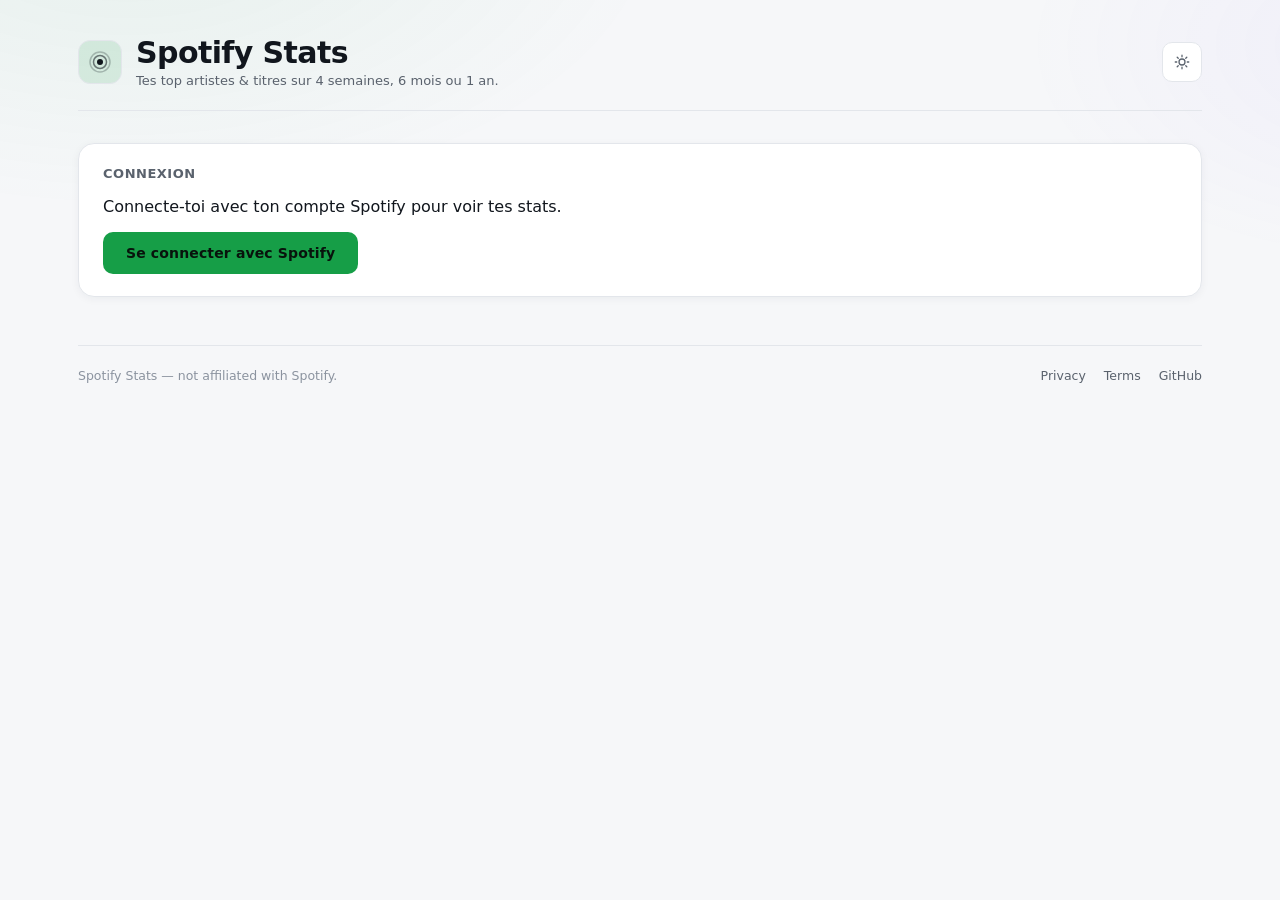
<file: index.html>
<!doctype html>
<html lang="fr" data-theme="dark">
<head>
  <meta charset="utf-8" />
  <meta name="viewport" content="width=device-width, initial-scale=1" />
  <meta name="color-scheme" content="dark light" />
  <meta name="referrer" content="strict-origin-when-cross-origin" />
  <meta http-equiv="Content-Security-Policy" content="default-src 'self'; script-src 'self'; style-src 'self' 'unsafe-inline' https://fonts.googleapis.com; font-src 'self' https://fonts.gstatic.com; img-src 'self' data: blob: https://*.scdn.co https://platform-lookaside.fbsbx.com; connect-src 'self' https://api.spotify.com https://accounts.spotify.com; form-action https://accounts.spotify.com; base-uri 'self'" />
  <title>Spotify Stats</title>
  <link rel="preconnect" href="https://fonts.googleapis.com" />
  <link rel="preconnect" href="https://fonts.gstatic.com" crossorigin />
  <link href="https://fonts.googleapis.com/css2?family=Inter:wght@400;500;600;700&display=swap" rel="stylesheet" />
  <link rel="stylesheet" href="styles.css" />
</head>
<body>
  <main class="wrap">
    <header class="hero">
      <div class="brand">
        <div class="brand-mark" aria-hidden="true">
          <svg width="24" height="24" viewBox="0 0 24 24" fill="none" xmlns="http://www.w3.org/2000/svg">
            <circle cx="12" cy="12" r="10" stroke="currentColor" stroke-opacity="0.25" stroke-width="1.5" />
            <circle cx="12" cy="12" r="6.5" stroke="currentColor" stroke-opacity="0.55" stroke-width="1.5" />
            <circle cx="12" cy="12" r="3" fill="currentColor" />
          </svg>
        </div>
        <div class="brand-text">
          <h1>Spotify Stats</h1>
          <p class="sub">Tes top artistes &amp; titres sur 4 semaines, 6 mois ou 1 an.</p>
        </div>
      </div>
      <div class="hero-actions">
        <a id="user-chip" class="user-chip hidden" target="_blank" rel="noopener noreferrer" title="Ouvrir mon profil Spotify">
          <span id="user-avatar" class="user-avatar" aria-hidden="true"></span>
          <span id="user-name" class="user-name"></span>
        </a>
        <button id="theme-toggle" class="icon-btn theme-toggle" aria-label="Changer de thème" title="Changer de thème">
          <svg class="icon-moon" viewBox="0 0 24 24" fill="none" xmlns="http://www.w3.org/2000/svg">
            <path d="M20 14.5A8 8 0 0 1 9.5 4 8 8 0 1 0 20 14.5Z" stroke="currentColor" stroke-width="1.7" stroke-linecap="round" stroke-linejoin="round" />
          </svg>
          <svg class="icon-sun" viewBox="0 0 24 24" fill="none" xmlns="http://www.w3.org/2000/svg">
            <circle cx="12" cy="12" r="4" stroke="currentColor" stroke-width="1.7" />
            <path d="M12 3v2M12 19v2M3 12h2M19 12h2M5.6 5.6l1.4 1.4M17 17l1.4 1.4M5.6 18.4 7 17M17 7l1.4-1.4" stroke="currentColor" stroke-width="1.7" stroke-linecap="round" />
          </svg>
        </button>
      </div>
    </header>

    <section id="not-configured" class="card hidden">
      <h2>Configuration requise</h2>
      <p>L'app n'a pas encore de <code>CLIENT_ID</code> Spotify. Édite <code>config.js</code> et colles-y le Client ID de ton app depuis <a href="https://developer.spotify.com/dashboard" target="_blank" rel="noopener">developer.spotify.com/dashboard</a>.</p>
      <p>N'oublie pas d'ajouter <code data-redirect-uri></code> aux Redirect URIs de ton app Spotify.</p>

      <div class="config-or" aria-hidden="true"><span>OU</span></div>

      <p class="config-fallback-intro">Colle ton Client ID directement ici — stocké uniquement dans ton navigateur :</p>
      <form id="manual-config-form" class="manual-config" novalidate>
        <input id="manual-client-id" type="text" placeholder="32 caractères alphanumériques" autocomplete="off" spellcheck="false" maxlength="32" required />
        <button type="submit" class="primary">Valider</button>
      </form>
      <p id="manual-config-error" class="manual-config-error hidden"></p>
    </section>

    <section id="login" class="card hidden">
      <h2>Connexion</h2>
      <p>Connecte-toi avec ton compte Spotify pour voir tes stats.</p>
      <button id="login-btn" class="primary">Se connecter avec Spotify</button>
    </section>

    <section id="app" class="hidden">
      <section id="now-playing" class="now-playing hidden" aria-live="polite">
        <div class="np-art" id="np-art"></div>
        <div class="np-meta">
          <div class="np-label">
            <span class="np-bars" aria-hidden="true"><i></i><i></i><i></i></span>
            En cours d'écoute
          </div>
          <div class="np-title" id="np-title"></div>
          <div class="np-artist" id="np-artist"></div>
          <div class="np-progress"><span id="np-progress-fill"></span></div>
        </div>
      </section>

      <div class="search-wrap">
        <label class="search-bar" for="search-input">
          <svg class="search-icon" viewBox="0 0 24 24" fill="none" aria-hidden="true">
            <circle cx="11" cy="11" r="7" stroke="currentColor" stroke-width="1.7" />
            <path d="m20 20-3.5-3.5" stroke="currentColor" stroke-width="1.7" stroke-linecap="round" />
          </svg>
          <input id="search-input" type="search" placeholder="Cherche un artiste, un album, un titre…" autocomplete="off" spellcheck="false" />
          <button id="search-clear" class="search-clear hidden" type="button" aria-label="Effacer">×</button>
        </label>
        <div id="search-results" class="search-results hidden" role="listbox"></div>
      </div>

      <div class="tabs-row">
        <div class="tabs" role="tablist">
          <button class="tab active" data-range="short_term" role="tab">4 semaines</button>
          <button class="tab" data-range="medium_term" role="tab">6 mois</button>
          <button class="tab" data-range="long_term" role="tab">1 an</button>
        </div>
        <button id="export-image" class="ghost small" type="button">Exporter en image</button>
      </div>

      <div class="cols">
        <section class="card col">
          <h2>Top artistes</h2>
          <ol id="artists" class="list condensed"></ol>
          <button class="ghost small list-expand hidden" data-target="artists" type="button">Voir tout</button>
        </section>
        <section class="card col">
          <div class="card-head">
            <h2>Top titres</h2>
            <button id="save-playlist" class="ghost small" type="button">Sauvegarder en playlist</button>
          </div>
          <p id="playlist-status" class="playlist-status hidden"></p>
          <ol id="tracks" class="list condensed"></ol>
          <button class="ghost small list-expand hidden" data-target="tracks" type="button">Voir tout</button>
        </section>
      </div>

      <section class="card">
        <h2>Top genres</h2>
        <ol id="genres" class="genre-list"></ol>
      </section>

      <section class="card evo" id="evolution">
        <div class="card-head">
          <h2>Évolution</h2>
          <span id="evo-status" class="evo-status">Chargement…</span>
        </div>
        <p class="evo-intro">Comparaison entre tes 4 dernières semaines, 6 derniers mois et 1 dernière année.</p>

        <div class="evo-block">
          <h3>Artistes</h3>
          <div class="evo-cols">
            <div class="evo-col">
              <div class="evo-label evo-discoveries">Découvertes</div>
              <p class="evo-hint">Présents dans tes 4 semaines mais pas dans ton année.</p>
              <ol id="evo-artists-discoveries" class="evo-list"></ol>
            </div>
            <div class="evo-col">
              <div class="evo-label evo-constants">Constants</div>
              <p class="evo-hint">Présents dans tes 3 périodes — tes piliers.</p>
              <ol id="evo-artists-constants" class="evo-list"></ol>
            </div>
            <div class="evo-col">
              <div class="evo-label evo-gone">Sortis du top</div>
              <p class="evo-hint">Étaient dans ton année mais plus dans tes 4 semaines.</p>
              <ol id="evo-artists-gone" class="evo-list"></ol>
            </div>
          </div>
        </div>

        <div class="evo-block">
          <h3>Titres</h3>
          <div class="evo-cols">
            <div class="evo-col">
              <div class="evo-label evo-discoveries">Découvertes</div>
              <p class="evo-hint">Apparus dans tes 4 semaines, absents de ton année.</p>
              <ol id="evo-tracks-discoveries" class="evo-list"></ol>
            </div>
            <div class="evo-col">
              <div class="evo-label evo-constants">Constants</div>
              <p class="evo-hint">Présents dans tes 3 périodes.</p>
              <ol id="evo-tracks-constants" class="evo-list"></ol>
            </div>
            <div class="evo-col">
              <div class="evo-label evo-gone">Sortis du top</div>
              <p class="evo-hint">Étaient dans ton année, plus dans tes 4 semaines.</p>
              <ol id="evo-tracks-gone" class="evo-list"></ol>
            </div>
          </div>
        </div>
      </section>

      <section class="card">
        <h2>Récemment écoutés</h2>
        <ol id="recents" class="list recents"></ol>
      </section>

      <footer class="foot">
        <button id="logout" class="ghost">Déconnexion</button>
      </footer>
    </section>

    <div id="error" class="error hidden"></div>

    <div id="detail-modal" class="modal hidden" role="dialog" aria-modal="true" aria-labelledby="modal-title">
      <div class="modal-backdrop" data-modal-close></div>
      <div class="modal-content" role="document">
        <button class="modal-close" data-modal-close type="button" aria-label="Fermer">×</button>
        <div id="modal-body"></div>
      </div>
    </div>

    <footer class="page-foot">
      <span>Spotify Stats — not affiliated with Spotify.</span>
      <nav>
        <a href="./privacy.html">Privacy</a>
        <a href="./terms.html">Terms</a>
        <a href="https://github.com/SamyNikaia/spotify-stats" target="_blank" rel="noopener">GitHub</a>
      </nav>
    </footer>
  </main>

  <script src="config.js"></script>
  <script src="app.js"></script>
</body>
</html>
</file>
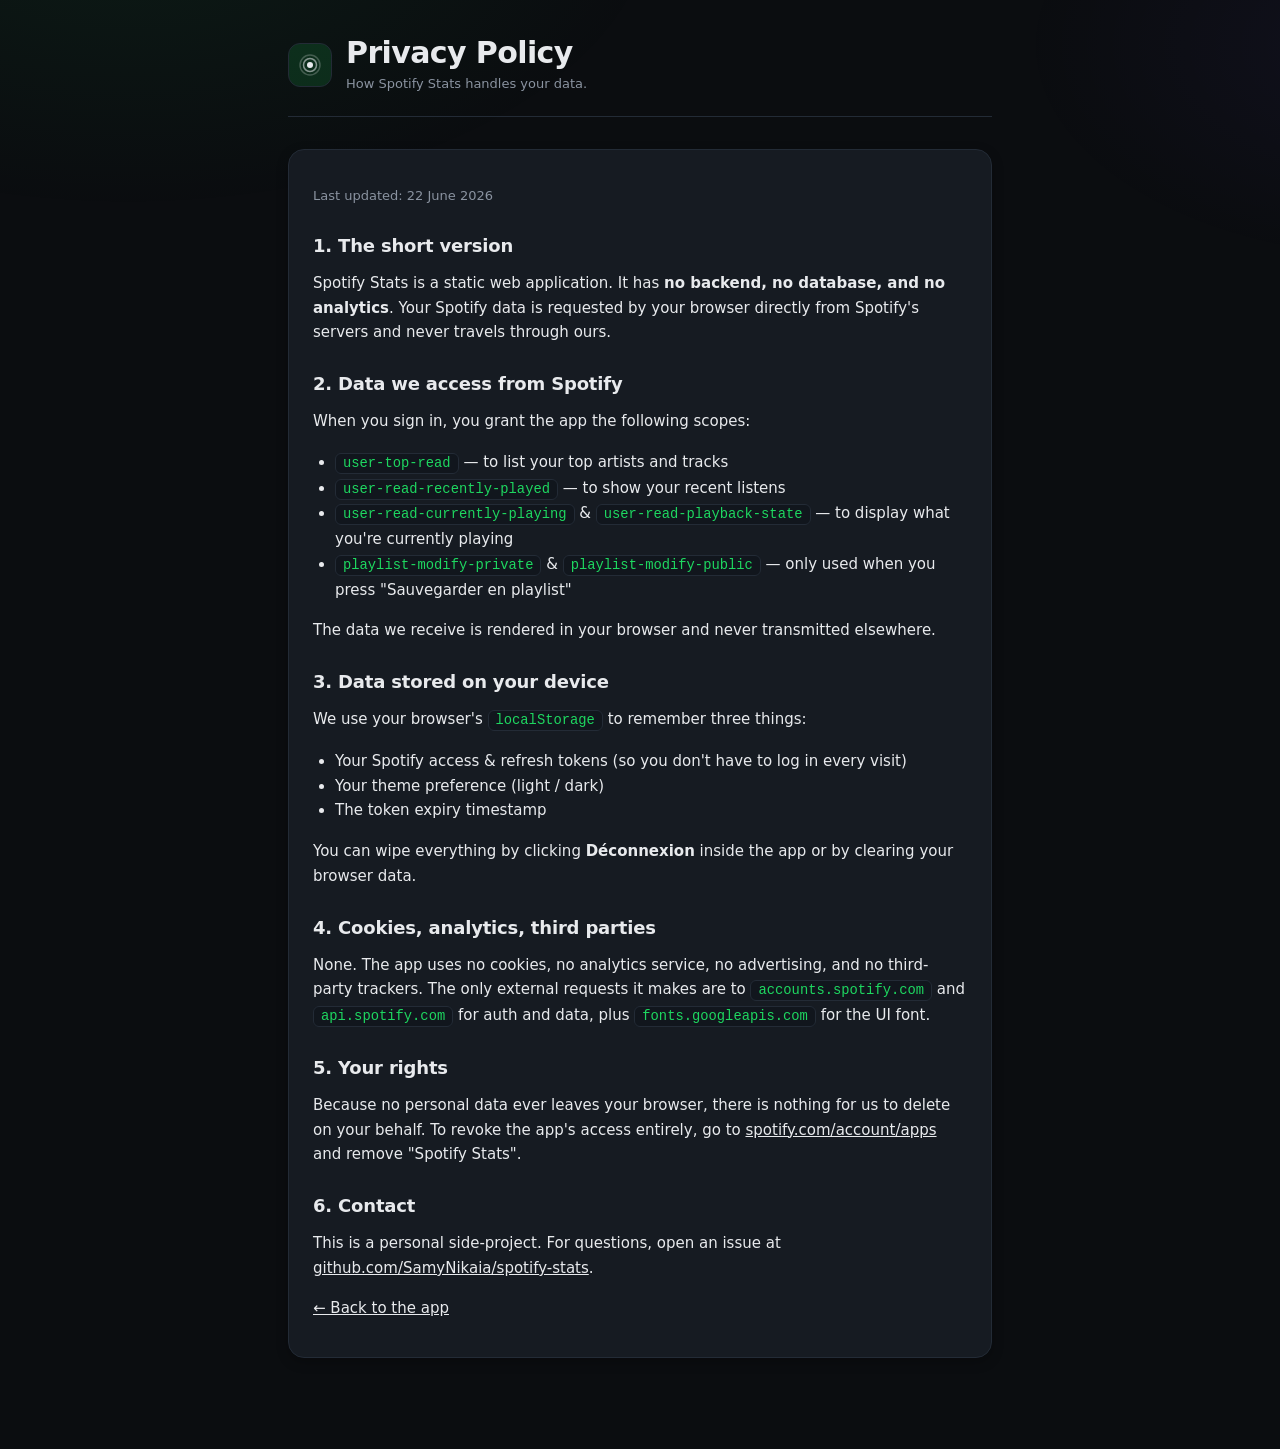
<file: privacy.html>
<!doctype html>
<html lang="en" data-theme="dark">
<head>
  <meta charset="utf-8" />
  <meta name="viewport" content="width=device-width, initial-scale=1" />
  <meta name="color-scheme" content="dark light" />
  <meta name="referrer" content="strict-origin-when-cross-origin" />
  <meta http-equiv="Content-Security-Policy" content="default-src 'self'; script-src 'self'; style-src 'self' 'unsafe-inline' https://fonts.googleapis.com; font-src 'self' https://fonts.gstatic.com; img-src 'self' data:; connect-src 'self'; base-uri 'self'" />
  <title>Privacy Policy — Spotify Stats</title>
  <link rel="preconnect" href="https://fonts.googleapis.com" />
  <link rel="preconnect" href="https://fonts.gstatic.com" crossorigin />
  <link href="https://fonts.googleapis.com/css2?family=Inter:wght@400;500;600;700&display=swap" rel="stylesheet" />
  <link rel="stylesheet" href="styles.css" />
  <style>
    .legal { max-width: 760px; }
    .legal p, .legal li { font-size: 15px; line-height: 1.65; color: var(--fg); }
    .legal h2 { text-transform: none; font-size: 18px; color: var(--fg); letter-spacing: -0.01em; margin-top: 28px; }
    .legal .meta { color: var(--fg-dim); font-size: 13px; }
    .legal ul { padding-left: 22px; }
  </style>
</head>
<body>
  <main class="wrap legal">
    <header class="hero">
      <div class="brand">
        <div class="brand-mark" aria-hidden="true">
          <svg width="24" height="24" viewBox="0 0 24 24" fill="none">
            <circle cx="12" cy="12" r="10" stroke="currentColor" stroke-opacity="0.25" stroke-width="1.5" />
            <circle cx="12" cy="12" r="6.5" stroke="currentColor" stroke-opacity="0.55" stroke-width="1.5" />
            <circle cx="12" cy="12" r="3" fill="currentColor" />
          </svg>
        </div>
        <div class="brand-text">
          <h1>Privacy Policy</h1>
          <p class="sub">How Spotify Stats handles your data.</p>
        </div>
      </div>
    </header>

    <section class="card">
      <p class="meta">Last updated: 22 June 2026</p>

      <h2>1. The short version</h2>
      <p>Spotify Stats is a static web application. It has <strong>no backend, no database, and no analytics</strong>. Your Spotify data is requested by your browser directly from Spotify's servers and never travels through ours.</p>

      <h2>2. Data we access from Spotify</h2>
      <p>When you sign in, you grant the app the following scopes:</p>
      <ul>
        <li><code>user-top-read</code> — to list your top artists and tracks</li>
        <li><code>user-read-recently-played</code> — to show your recent listens</li>
        <li><code>user-read-currently-playing</code> &amp; <code>user-read-playback-state</code> — to display what you're currently playing</li>
        <li><code>playlist-modify-private</code> &amp; <code>playlist-modify-public</code> — only used when you press "Sauvegarder en playlist"</li>
      </ul>
      <p>The data we receive is rendered in your browser and never transmitted elsewhere.</p>

      <h2>3. Data stored on your device</h2>
      <p>We use your browser's <code>localStorage</code> to remember three things:</p>
      <ul>
        <li>Your Spotify access &amp; refresh tokens (so you don't have to log in every visit)</li>
        <li>Your theme preference (light / dark)</li>
        <li>The token expiry timestamp</li>
      </ul>
      <p>You can wipe everything by clicking <strong>Déconnexion</strong> inside the app or by clearing your browser data.</p>

      <h2>4. Cookies, analytics, third parties</h2>
      <p>None. The app uses no cookies, no analytics service, no advertising, and no third-party trackers. The only external requests it makes are to <code>accounts.spotify.com</code> and <code>api.spotify.com</code> for auth and data, plus <code>fonts.googleapis.com</code> for the UI font.</p>

      <h2>5. Your rights</h2>
      <p>Because no personal data ever leaves your browser, there is nothing for us to delete on your behalf. To revoke the app's access entirely, go to <a href="https://www.spotify.com/account/apps/" target="_blank" rel="noopener">spotify.com/account/apps</a> and remove "Spotify Stats".</p>

      <h2>6. Contact</h2>
      <p>This is a personal side-project. For questions, open an issue at <a href="https://github.com/SamyNikaia/spotify-stats/issues" target="_blank" rel="noopener">github.com/SamyNikaia/spotify-stats</a>.</p>

      <p><a href="./">← Back to the app</a></p>
    </section>
  </main>
</body>
</html>
</file>
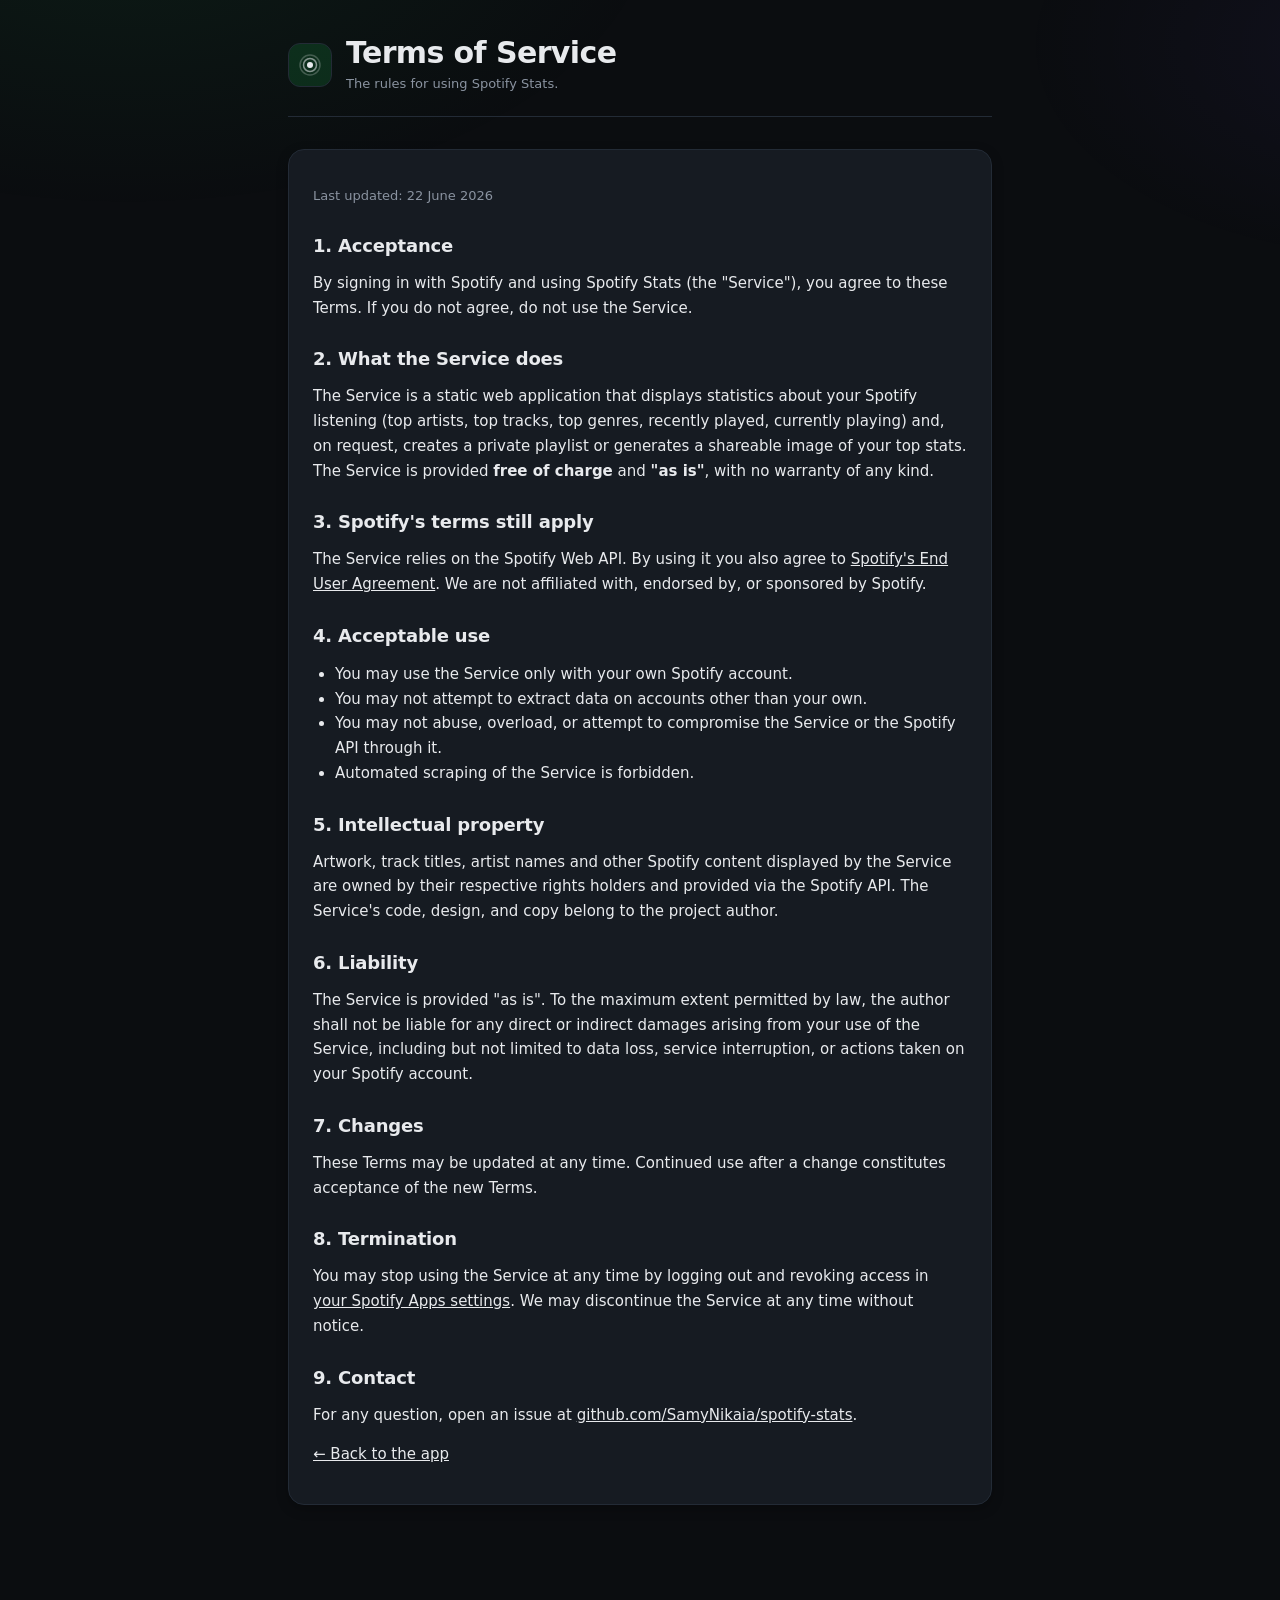
<file: terms.html>
<!doctype html>
<html lang="en" data-theme="dark">
<head>
  <meta charset="utf-8" />
  <meta name="viewport" content="width=device-width, initial-scale=1" />
  <meta name="color-scheme" content="dark light" />
  <meta name="referrer" content="strict-origin-when-cross-origin" />
  <meta http-equiv="Content-Security-Policy" content="default-src 'self'; script-src 'self'; style-src 'self' 'unsafe-inline' https://fonts.googleapis.com; font-src 'self' https://fonts.gstatic.com; img-src 'self' data:; connect-src 'self'; base-uri 'self'" />
  <title>Terms of Service — Spotify Stats</title>
  <link rel="preconnect" href="https://fonts.googleapis.com" />
  <link rel="preconnect" href="https://fonts.gstatic.com" crossorigin />
  <link href="https://fonts.googleapis.com/css2?family=Inter:wght@400;500;600;700&display=swap" rel="stylesheet" />
  <link rel="stylesheet" href="styles.css" />
  <style>
    .legal { max-width: 760px; }
    .legal p, .legal li { font-size: 15px; line-height: 1.65; color: var(--fg); }
    .legal h2 { text-transform: none; font-size: 18px; color: var(--fg); letter-spacing: -0.01em; margin-top: 28px; }
    .legal .meta { color: var(--fg-dim); font-size: 13px; }
    .legal ul { padding-left: 22px; }
  </style>
</head>
<body>
  <main class="wrap legal">
    <header class="hero">
      <div class="brand">
        <div class="brand-mark" aria-hidden="true">
          <svg width="24" height="24" viewBox="0 0 24 24" fill="none">
            <circle cx="12" cy="12" r="10" stroke="currentColor" stroke-opacity="0.25" stroke-width="1.5" />
            <circle cx="12" cy="12" r="6.5" stroke="currentColor" stroke-opacity="0.55" stroke-width="1.5" />
            <circle cx="12" cy="12" r="3" fill="currentColor" />
          </svg>
        </div>
        <div class="brand-text">
          <h1>Terms of Service</h1>
          <p class="sub">The rules for using Spotify Stats.</p>
        </div>
      </div>
    </header>

    <section class="card">
      <p class="meta">Last updated: 22 June 2026</p>

      <h2>1. Acceptance</h2>
      <p>By signing in with Spotify and using Spotify Stats (the "Service"), you agree to these Terms. If you do not agree, do not use the Service.</p>

      <h2>2. What the Service does</h2>
      <p>The Service is a static web application that displays statistics about your Spotify listening (top artists, top tracks, top genres, recently played, currently playing) and, on request, creates a private playlist or generates a shareable image of your top stats. The Service is provided <strong>free of charge</strong> and <strong>"as is"</strong>, with no warranty of any kind.</p>

      <h2>3. Spotify's terms still apply</h2>
      <p>The Service relies on the Spotify Web API. By using it you also agree to <a href="https://www.spotify.com/legal/end-user-agreement/" target="_blank" rel="noopener">Spotify's End User Agreement</a>. We are not affiliated with, endorsed by, or sponsored by Spotify.</p>

      <h2>4. Acceptable use</h2>
      <ul>
        <li>You may use the Service only with your own Spotify account.</li>
        <li>You may not attempt to extract data on accounts other than your own.</li>
        <li>You may not abuse, overload, or attempt to compromise the Service or the Spotify API through it.</li>
        <li>Automated scraping of the Service is forbidden.</li>
      </ul>

      <h2>5. Intellectual property</h2>
      <p>Artwork, track titles, artist names and other Spotify content displayed by the Service are owned by their respective rights holders and provided via the Spotify API. The Service's code, design, and copy belong to the project author.</p>

      <h2>6. Liability</h2>
      <p>The Service is provided "as is". To the maximum extent permitted by law, the author shall not be liable for any direct or indirect damages arising from your use of the Service, including but not limited to data loss, service interruption, or actions taken on your Spotify account.</p>

      <h2>7. Changes</h2>
      <p>These Terms may be updated at any time. Continued use after a change constitutes acceptance of the new Terms.</p>

      <h2>8. Termination</h2>
      <p>You may stop using the Service at any time by logging out and revoking access in <a href="https://www.spotify.com/account/apps/" target="_blank" rel="noopener">your Spotify Apps settings</a>. We may discontinue the Service at any time without notice.</p>

      <h2>9. Contact</h2>
      <p>For any question, open an issue at <a href="https://github.com/SamyNikaia/spotify-stats/issues" target="_blank" rel="noopener">github.com/SamyNikaia/spotify-stats</a>.</p>

      <p><a href="./">← Back to the app</a></p>
    </section>
  </main>
</body>
</html>
</file>
<file: styles.css>
/* ============================================================
   Spotify Stats — Système visuel
   Deux thèmes (dark + light) pilotés par des CSS custom properties
   et l'attribut [data-theme] sur <html>.
   ============================================================ */

:root,
:root[data-theme="dark"] {
  --bg: #0b0d10;
  --bg-elev: #14171c;
  --bg-card: #161b22;
  --bg-row: #11161d;
  --bg-row-hover: #1a2230;
  --border: #232b36;
  --border-strong: #2e3742;
  --fg: #e8eaed;
  --fg-dim: #8a93a0;
  --fg-muted: #5b6573;
  --accent: #1ed760;
  --accent-soft: rgba(30, 215, 96, 0.14);
  --accent-strong: #1bbf52;
  --warn: #ff7a59;
  --shadow: 0 12px 32px rgba(0, 0, 0, 0.4);
  --shadow-soft: 0 4px 12px rgba(0, 0, 0, 0.25);
  --bg-glow-1: radial-gradient(900px 500px at 10% -10%, rgba(30, 215, 96, 0.07) 0%, transparent 60%);
  --bg-glow-2: radial-gradient(700px 400px at 110% 5%, rgba(120, 80, 255, 0.06) 0%, transparent 55%);
}

:root[data-theme="light"] {
  --bg: #f6f7f9;
  --bg-elev: #ffffff;
  --bg-card: #ffffff;
  --bg-row: #f3f5f8;
  --bg-row-hover: #eaeef3;
  --border: #e3e6eb;
  --border-strong: #cbd1da;
  --fg: #11161d;
  --fg-dim: #5a626d;
  --fg-muted: #8b939f;
  --accent: #169e47;
  --accent-soft: rgba(22, 158, 71, 0.12);
  --accent-strong: #128539;
  --warn: #d94e2f;
  --shadow: 0 18px 40px rgba(20, 30, 50, 0.08);
  --shadow-soft: 0 2px 8px rgba(20, 30, 50, 0.05);
  --bg-glow-1: radial-gradient(900px 500px at 10% -10%, rgba(22, 158, 71, 0.07) 0%, transparent 60%);
  --bg-glow-2: radial-gradient(700px 400px at 110% 5%, rgba(120, 80, 255, 0.05) 0%, transparent 55%);
}

/* ============================================================
   Base
   ============================================================ */
/* Reset minimal + body avec halo de gradient. */
* { box-sizing: border-box; }

html, body {
  margin: 0;
  font-family: "Inter", -apple-system, BlinkMacSystemFont, "Segoe UI", system-ui, sans-serif;
  color: var(--fg);
  background: var(--bg);
  min-height: 100vh;
  -webkit-font-smoothing: antialiased;
  text-rendering: optimizeLegibility;
  transition: background-color 0.25s ease, color 0.25s ease;
}

body::before {
  content: "";
  position: fixed;
  inset: 0;
  background: var(--bg-glow-1), var(--bg-glow-2);
  pointer-events: none;
  z-index: 0;
  transition: opacity 0.25s ease;
}

a { color: inherit; }

button {
  font: inherit;
  cursor: pointer;
}

code {
  font-family: ui-monospace, SFMono-Regular, Menlo, "JetBrains Mono", monospace;
  font-size: 0.92em;
  background: var(--bg-row);
  border: 1px solid var(--border);
  padding: 2px 7px;
  border-radius: 6px;
  color: var(--accent);
}

/* ============================================================
   Layout
   ============================================================ */
.wrap {
  position: relative;
  z-index: 1;
  max-width: 1180px;
  margin: 0 auto;
  padding: 36px 28px 80px;
}

@media (max-width: 640px) {
  .wrap { padding: 24px 18px 60px; }
}

/* ============================================================
   Header
   ============================================================ */
.hero {
  display: flex;
  align-items: center;
  justify-content: space-between;
  gap: 18px;
  margin-bottom: 32px;
  padding-bottom: 22px;
  border-bottom: 1px solid var(--border);
}

.brand {
  display: flex;
  align-items: center;
  gap: 14px;
  min-width: 0;
}

.brand-mark {
  width: 44px;
  height: 44px;
  flex-shrink: 0;
  display: grid;
  place-items: center;
  border-radius: 12px;
  background: var(--accent-soft);
  border: 1px solid var(--border);
}

.brand-mark svg { display: block; }

.brand-text { min-width: 0; }

.brand-text h1 {
  font-size: clamp(22px, 3.4vw, 30px);
  letter-spacing: -0.02em;
  font-weight: 700;
  margin: 0;
  line-height: 1.1;
}

.brand-text .sub {
  margin: 4px 0 0;
  font-size: 13px;
  color: var(--fg-dim);
}

.hero-actions {
  display: flex;
  align-items: center;
  gap: 8px;
  flex-shrink: 0;
}

/* ============================================================
   Theme toggle
   ============================================================ */
.icon-btn {
  width: 40px;
  height: 40px;
  display: grid;
  place-items: center;
  border-radius: 10px;
  border: 1px solid var(--border);
  background: var(--bg-elev);
  color: var(--fg-dim);
  transition: background 0.15s ease, color 0.15s ease, border-color 0.15s ease, transform 0.05s ease;
}

.icon-btn:hover {
  color: var(--fg);
  border-color: var(--border-strong);
  background: var(--bg-row-hover);
}

.icon-btn:active { transform: translateY(1px); }

.icon-btn svg {
  width: 18px;
  height: 18px;
  display: block;
}

.theme-toggle .icon-sun { display: none; }
.theme-toggle .icon-moon { display: block; }
:root[data-theme="light"] .theme-toggle .icon-sun { display: block; }
:root[data-theme="light"] .theme-toggle .icon-moon { display: none; }

/* ============================================================
   Chip utilisateur (avatar + display name) dans le header
   ============================================================ */
.user-chip {
  display: inline-flex;
  align-items: center;
  gap: 8px;
  padding: 5px 12px 5px 5px;
  background: var(--bg-elev);
  border: 1px solid var(--border);
  border-radius: 999px;
  color: var(--fg);
  text-decoration: none;
  font-size: 13px;
  font-weight: 500;
  transition: background 0.15s ease, border-color 0.15s ease;
  max-width: 220px;
}
.user-chip:hover {
  background: var(--bg-row-hover);
  border-color: var(--border-strong);
}

.user-avatar {
  width: 30px;
  height: 30px;
  border-radius: 50%;
  flex-shrink: 0;
  background: linear-gradient(135deg, var(--accent), var(--accent-strong));
  color: #08130c;
  display: grid;
  place-items: center;
  font-weight: 700;
  font-size: 13px;
  letter-spacing: 0.02em;
  background-size: cover;
  background-position: center;
  background-repeat: no-repeat;
  overflow: hidden;
}
.user-avatar.has-image { color: transparent; }

.user-name {
  white-space: nowrap;
  overflow: hidden;
  text-overflow: ellipsis;
  max-width: 140px;
}

@media (max-width: 560px) {
  .user-name { display: none; }
  .user-chip { padding: 5px; }
}

/* ============================================================
   Cards
   ============================================================ */
.card {
  background: var(--bg-card);
  border: 1px solid var(--border);
  border-radius: 16px;
  padding: 22px 24px;
  box-shadow: var(--shadow-soft);
  margin-bottom: 18px;
}

.card h2 {
  margin: 0 0 14px;
  font-size: 13px;
  font-weight: 600;
  letter-spacing: 0.04em;
  text-transform: uppercase;
  color: var(--fg-dim);
}

.card-head {
  display: flex;
  align-items: center;
  justify-content: space-between;
  gap: 12px;
  margin-bottom: 12px;
}
.card-head h2 { margin: 0; }

button.ghost.small {
  padding: 7px 12px;
  font-size: 12.5px;
  border-radius: 8px;
}

.playlist-status {
  margin: 0 0 12px;
  padding: 10px 12px;
  background: var(--accent-soft);
  border: 1px solid var(--border);
  border-radius: 10px;
  color: var(--fg);
  font-size: 13px;
}
.playlist-status.error {
  background: rgba(255, 122, 89, 0.08);
  border-color: rgba(255, 122, 89, 0.4);
  color: var(--warn);
}
.playlist-status a {
  color: var(--accent);
  font-weight: 600;
  text-decoration: none;
}
.playlist-status a:hover { text-decoration: underline; }

.hidden { display: none !important; }

/* ============================================================
   Forms / buttons
   ============================================================ */
button.primary {
  background: var(--accent);
  color: #08130c;
  border: 1px solid transparent;
  border-radius: 10px;
  padding: 12px 22px;
  font-weight: 600;
  font-size: 14px;
  letter-spacing: 0.01em;
  transition: background 0.15s ease, transform 0.05s ease;
}
button.primary:hover { background: var(--accent-strong); color: #fff; }
button.primary:active { transform: translateY(1px); }

button.ghost {
  background: transparent;
  color: var(--fg-dim);
  border: 1px solid var(--border);
  border-radius: 10px;
  padding: 10px 16px;
  font-size: 13px;
  font-weight: 500;
  transition: background 0.15s ease, color 0.15s ease, border-color 0.15s ease;
}
button.ghost:hover {
  color: var(--fg);
  border-color: var(--border-strong);
  background: var(--bg-row-hover);
}

/* ============================================================
   Tabs
   ============================================================ */
.tabs-row {
  display: flex;
  align-items: center;
  justify-content: space-between;
  gap: 12px;
  flex-wrap: wrap;
  margin: 6px 0 20px;
}

.tabs {
  display: inline-flex;
  background: var(--bg-elev);
  border: 1px solid var(--border);
  padding: 4px;
  border-radius: 12px;
}

.tab {
  background: transparent;
  color: var(--fg-dim);
  padding: 9px 18px;
  border: 1px solid transparent;
  border-radius: 9px;
  font-weight: 500;
  font-size: 13.5px;
  transition: background 0.15s ease, color 0.15s ease;
}
.tab:hover { color: var(--fg); }
.tab.active {
  background: var(--accent);
  color: #08130c;
}

/* ============================================================
   Columns
   ============================================================ */
.cols {
  display: grid;
  grid-template-columns: repeat(auto-fit, minmax(340px, 1fr));
  gap: 18px;
}

/* ============================================================
   Lignes des listes (artistes / titres / récents)
   ============================================================ */
/* En mode condensé, seules les 10 premières lignes sont visibles.
   Le bouton .list-expand toggle cette classe. */
.list.condensed > .row:nth-child(n+11) {
  display: none;
}

.list-expand {
  display: block;
  margin: 14px auto 0;
  min-width: 160px;
}

.list {
  list-style: none;
  padding: 0;
  margin: 0;
  display: flex;
  flex-direction: column;
  gap: 8px;
}

.row {
  display: flex;
  align-items: center;
  gap: 12px;
  padding: 10px 12px;
  border-radius: 12px;
  background: var(--bg-row);
  border: 1px solid transparent;
  transition: border-color 0.15s ease, background 0.15s ease, transform 0.08s ease;
}
.row:hover {
  border-color: var(--border-strong);
  background: var(--bg-row-hover);
}

.row .rank {
  width: 28px;
  flex-shrink: 0;
  text-align: right;
  color: var(--fg-muted);
  font-variant-numeric: tabular-nums;
  font-size: 13px;
  font-weight: 500;
}

.row img {
  width: 46px;
  height: 46px;
  border-radius: 8px;
  object-fit: cover;
  background: var(--bg-row-hover);
  flex-shrink: 0;
}

.row .meta {
  min-width: 0;
  flex: 1;
}
.row .title {
  font-weight: 600;
  font-size: 14px;
  white-space: nowrap;
  overflow: hidden;
  text-overflow: ellipsis;
}
.row .artist {
  color: var(--fg-dim);
  font-size: 13px;
  white-space: nowrap;
  overflow: hidden;
  text-overflow: ellipsis;
  margin-top: 1px;
}

.row a { text-decoration: none; color: inherit; }
.row a:hover .title { color: var(--accent); }

/* ============================================================
   Footer
   ============================================================ */
.foot {
  margin-top: 26px;
  display: flex;
  justify-content: space-between;
  align-items: center;
  gap: 12px;
  color: var(--fg-dim);
  font-size: 13px;
}

.user-tag {
  display: inline-flex;
  align-items: center;
  gap: 8px;
  padding: 6px 12px;
  background: var(--bg-elev);
  border: 1px solid var(--border);
  border-radius: 999px;
  font-size: 12.5px;
}
.user-tag::before {
  content: "";
  width: 7px;
  height: 7px;
  border-radius: 50%;
  background: var(--accent);
  box-shadow: 0 0 8px var(--accent);
}

/* ============================================================
   Error
   ============================================================ */
.error {
  margin-top: 20px;
  padding: 14px 16px;
  background: rgba(255, 122, 89, 0.08);
  border: 1px solid rgba(255, 122, 89, 0.4);
  border-radius: 12px;
  color: var(--warn);
  font-size: 13.5px;
}

/* ============================================================
   Skeleton loader
   ============================================================ */
.skeleton {
  height: 66px;
  border-radius: 12px;
  background: linear-gradient(90deg, var(--bg-row) 0%, var(--bg-row-hover) 50%, var(--bg-row) 100%);
  background-size: 200% 100%;
  animation: shimmer 1.4s infinite linear;
}
@keyframes shimmer {
  0% { background-position: 200% 0; }
  100% { background-position: -200% 0; }
}

/* ============================================================
   Fallback UI sur l'écran "Configuration requise"
   ============================================================ */
.config-or {
  display: flex;
  align-items: center;
  gap: 12px;
  color: var(--fg-muted);
  font-size: 12px;
  letter-spacing: 0.1em;
  margin: 22px 0 14px;
}
.config-or::before,
.config-or::after {
  content: "";
  flex: 1;
  height: 1px;
  background: var(--border);
}

.config-fallback-intro {
  color: var(--fg-dim);
  font-size: 13.5px;
  margin: 0 0 10px;
}

.manual-config {
  display: flex;
  gap: 10px;
  flex-wrap: wrap;
}
.manual-config input {
  flex: 1;
  min-width: 240px;
  background: var(--bg-elev);
  border: 1px solid var(--border);
  border-radius: 10px;
  color: var(--fg);
  font: inherit;
  font-family: ui-monospace, SFMono-Regular, Menlo, monospace;
  font-size: 13px;
  padding: 11px 14px;
  outline: none;
  transition: border-color 0.15s ease, box-shadow 0.15s ease;
}
.manual-config input:focus {
  border-color: var(--accent);
  box-shadow: 0 0 0 3px var(--accent-soft);
}

.manual-config-error {
  margin: 10px 0 0;
  padding: 10px 12px;
  background: rgba(255, 95, 109, 0.08);
  border: 1px solid rgba(255, 95, 109, 0.35);
  border-radius: 8px;
  color: #ff8a96;
  font-size: 13px;
}

/* ============================================================
   Section Évolution (comparaison entre les 3 périodes)
   ============================================================ */
.evo .card-head {
  display: flex;
  align-items: baseline;
  justify-content: space-between;
  margin-bottom: 4px;
}
.evo-status {
  font-size: 12px;
  color: var(--fg-muted);
  letter-spacing: 0.02em;
}
.evo-intro {
  color: var(--fg-dim);
  font-size: 13.5px;
  margin: 0 0 22px;
}

.evo-block {
  margin-top: 14px;
}
.evo-block h3 {
  font-size: 12.5px;
  font-weight: 600;
  text-transform: uppercase;
  letter-spacing: 0.06em;
  color: var(--fg-dim);
  margin: 0 0 14px;
}

.evo-cols {
  display: grid;
  grid-template-columns: repeat(3, 1fr);
  gap: 16px;
}
@media (max-width: 880px) {
  .evo-cols { grid-template-columns: 1fr; }
}

.evo-col {
  background: var(--bg-elev);
  border: 1px solid var(--border);
  border-radius: 12px;
  padding: 14px;
  min-width: 0;
}

.evo-label {
  display: inline-flex;
  align-items: center;
  gap: 6px;
  font-size: 12.5px;
  font-weight: 600;
  letter-spacing: 0.02em;
  padding: 4px 10px;
  border-radius: 999px;
  margin-bottom: 8px;
}
.evo-label::before {
  content: "";
  width: 6px;
  height: 6px;
  border-radius: 50%;
}
.evo-discoveries {
  color: var(--accent);
  background: var(--accent-soft);
}
.evo-discoveries::before { background: var(--accent); }
.evo-constants {
  color: #c9a86a;
  background: rgba(201, 168, 106, 0.12);
}
.evo-constants::before { background: #c9a86a; }
.evo-gone {
  color: #ff8a96;
  background: rgba(255, 138, 150, 0.12);
}
.evo-gone::before { background: #ff8a96; }

.evo-hint {
  color: var(--fg-muted);
  font-size: 12px;
  margin: 0 0 12px;
  line-height: 1.5;
}

.evo-list {
  list-style: none;
  padding: 0;
  margin: 0;
  display: flex;
  flex-direction: column;
  gap: 6px;
}
.evo-item {
  display: flex;
  align-items: center;
  gap: 10px;
  padding: 6px 8px;
  border-radius: 8px;
  background: transparent;
  border: 1px solid transparent;
  cursor: pointer;
  text-align: left;
  color: var(--fg);
  width: 100%;
  font: inherit;
  transition: background 0.12s ease, border-color 0.12s ease;
}
.evo-item:hover, .evo-item:focus-visible {
  background: var(--bg-row-hover);
  border-color: var(--border);
  outline: none;
}
.evo-item img,
.evo-item .ph {
  width: 28px;
  height: 28px;
  border-radius: 6px;
  flex-shrink: 0;
  object-fit: cover;
  background: var(--bg-row);
}
.evo-item.kind-artist img,
.evo-item.kind-artist .ph { border-radius: 50%; }
.evo-item .evo-name {
  font-size: 13.5px;
  font-weight: 500;
  white-space: nowrap;
  overflow: hidden;
  text-overflow: ellipsis;
  min-width: 0;
  flex: 1;
}
.evo-item .evo-sub {
  font-size: 11.5px;
  color: var(--fg-muted);
  flex-shrink: 0;
}
.evo-empty {
  color: var(--fg-muted);
  font-size: 12.5px;
  padding: 6px 8px;
  font-style: italic;
}

/* ============================================================
   Barre de recherche + résultats
   ============================================================ */
.search-wrap {
  position: relative;
  margin: 0 0 18px;
}

.search-bar {
  display: flex;
  align-items: center;
  gap: 10px;
  padding: 12px 14px;
  background: var(--bg-card);
  border: 1px solid var(--border);
  border-radius: 14px;
  transition: border-color 0.15s ease, box-shadow 0.15s ease;
  cursor: text;
}
.search-bar:focus-within {
  border-color: var(--accent);
  box-shadow: 0 0 0 3px var(--accent-soft);
}

.search-icon {
  width: 18px;
  height: 18px;
  color: var(--fg-dim);
  flex-shrink: 0;
}

#search-input {
  flex: 1;
  background: transparent;
  border: 0;
  outline: 0;
  color: var(--fg);
  font: inherit;
  font-size: 14.5px;
  padding: 2px 0;
}
#search-input::placeholder { color: var(--fg-muted); }
#search-input::-webkit-search-cancel-button { display: none; }

.search-clear {
  background: transparent;
  border: 0;
  color: var(--fg-dim);
  font-size: 20px;
  line-height: 1;
  padding: 0 6px;
  cursor: pointer;
  border-radius: 6px;
}
.search-clear:hover { color: var(--fg); background: var(--bg-row-hover); }

.search-results {
  position: absolute;
  top: calc(100% + 6px);
  left: 0;
  right: 0;
  background: var(--bg-card);
  border: 1px solid var(--border);
  border-radius: 14px;
  box-shadow: var(--shadow);
  padding: 8px;
  z-index: 20;
  max-height: 70vh;
  overflow-y: auto;
}

.search-section {
  padding: 6px 6px 4px;
  font-size: 11px;
  font-weight: 600;
  letter-spacing: 0.06em;
  text-transform: uppercase;
  color: var(--fg-muted);
}

.search-item {
  display: flex;
  align-items: center;
  gap: 12px;
  padding: 8px 10px;
  border-radius: 10px;
  cursor: pointer;
  border: 1px solid transparent;
  background: transparent;
  width: 100%;
  text-align: left;
  color: var(--fg);
}
.search-item:hover, .search-item:focus-visible {
  background: var(--bg-row-hover);
  border-color: var(--border-strong);
  outline: none;
}

.search-item img,
.search-item .ph {
  width: 42px;
  height: 42px;
  border-radius: 8px;
  object-fit: cover;
  background: var(--bg-row);
  flex-shrink: 0;
}
.search-item.kind-artist img,
.search-item.kind-artist .ph { border-radius: 50%; }

.search-item .si-title {
  font-weight: 600;
  font-size: 14px;
  white-space: nowrap;
  overflow: hidden;
  text-overflow: ellipsis;
}
.search-item .si-sub {
  color: var(--fg-dim);
  font-size: 12.5px;
  white-space: nowrap;
  overflow: hidden;
  text-overflow: ellipsis;
}

.search-empty {
  padding: 16px;
  text-align: center;
  color: var(--fg-dim);
  font-size: 13.5px;
}

/* ============================================================
   Modal de détail
   ============================================================ */
.modal {
  position: fixed;
  inset: 0;
  z-index: 100;
  display: grid;
  place-items: center;
  padding: 20px;
}
.modal.hidden { display: none; }

.modal-backdrop {
  position: absolute;
  inset: 0;
  background: rgba(5, 8, 12, 0.6);
  backdrop-filter: blur(6px);
  -webkit-backdrop-filter: blur(6px);
}

.modal-content {
  position: relative;
  background: var(--bg-card);
  border: 1px solid var(--border);
  border-radius: 18px;
  box-shadow: var(--shadow);
  max-width: 720px;
  width: 100%;
  max-height: calc(100vh - 40px);
  overflow-y: auto;
  padding: 28px;
  animation: modal-in 0.18s ease both;
}
@keyframes modal-in {
  from { opacity: 0; transform: translateY(8px) scale(0.98); }
  to { opacity: 1; transform: translateY(0) scale(1); }
}

.modal-close {
  position: absolute;
  top: 12px;
  right: 12px;
  width: 32px;
  height: 32px;
  border-radius: 50%;
  background: var(--bg-row);
  border: 1px solid var(--border);
  color: var(--fg-dim);
  font-size: 20px;
  line-height: 1;
  cursor: pointer;
}
.modal-close:hover { background: var(--bg-row-hover); color: var(--fg); }

.detail-head {
  display: flex;
  gap: 18px;
  align-items: flex-end;
  margin-bottom: 22px;
}
.detail-head .cover {
  width: 140px;
  height: 140px;
  border-radius: 14px;
  object-fit: cover;
  background: var(--bg-row);
  flex-shrink: 0;
}
.detail-head.kind-artist .cover { border-radius: 50%; }

.detail-kind {
  font-size: 11.5px;
  font-weight: 600;
  letter-spacing: 0.08em;
  text-transform: uppercase;
  color: var(--accent);
}
.detail-name {
  font-size: clamp(22px, 3.4vw, 32px);
  font-weight: 700;
  line-height: 1.15;
  margin: 6px 0 8px;
}
.detail-sub {
  color: var(--fg-dim);
  font-size: 14px;
  margin: 0 0 4px;
}

.detail-stats {
  display: flex;
  gap: 14px;
  flex-wrap: wrap;
  margin: 18px 0;
}
.stat-pill {
  background: var(--bg-row);
  border: 1px solid var(--border);
  padding: 8px 14px;
  border-radius: 999px;
  font-size: 12.5px;
  color: var(--fg-dim);
}
.stat-pill strong { color: var(--fg); font-weight: 600; }

.in-top-badge {
  display: inline-block;
  background: var(--accent-soft);
  color: var(--accent);
  border: 1px solid var(--accent);
  padding: 5px 10px;
  border-radius: 999px;
  font-size: 11.5px;
  font-weight: 600;
  letter-spacing: 0.02em;
  margin-right: 6px;
}

.detail-section h3 {
  font-size: 12.5px;
  font-weight: 600;
  letter-spacing: 0.06em;
  text-transform: uppercase;
  color: var(--fg-dim);
  margin: 22px 0 10px;
}

.detail-list {
  list-style: none;
  padding: 0;
  margin: 0;
  display: flex;
  flex-direction: column;
  gap: 6px;
}

.modal-actions {
  display: flex;
  gap: 10px;
  margin-top: 22px;
  flex-wrap: wrap;
}

.modal-loader {
  display: flex;
  flex-direction: column;
  gap: 10px;
  padding: 20px 0;
}
.modal-loader .skeleton { height: 50px; }

/* ============================================================
   Now playing widget
   ============================================================ */
.now-playing {
  display: flex;
  gap: 16px;
  align-items: center;
  padding: 14px 16px;
  margin: 0 0 18px;
  border: 1px solid var(--border);
  border-radius: 16px;
  background: linear-gradient(135deg, var(--accent-soft), transparent 65%), var(--bg-card);
  box-shadow: var(--shadow-soft);
}

.now-playing .np-art {
  width: 64px;
  height: 64px;
  flex-shrink: 0;
  border-radius: 10px;
  background-size: cover;
  background-position: center;
  background-color: var(--bg-row);
}

.now-playing .np-meta {
  flex: 1;
  min-width: 0;
}

.np-label {
  display: flex;
  align-items: center;
  gap: 8px;
  font-size: 11.5px;
  font-weight: 600;
  letter-spacing: 0.06em;
  text-transform: uppercase;
  color: var(--accent);
  margin-bottom: 4px;
}

.np-title {
  font-weight: 600;
  font-size: 15px;
  white-space: nowrap;
  overflow: hidden;
  text-overflow: ellipsis;
}

.np-artist {
  color: var(--fg-dim);
  font-size: 13px;
  white-space: nowrap;
  overflow: hidden;
  text-overflow: ellipsis;
  margin-top: 1px;
}

.np-progress {
  margin-top: 10px;
  height: 4px;
  border-radius: 2px;
  background: var(--bg-row);
  overflow: hidden;
}
.np-progress > span {
  display: block;
  height: 100%;
  background: linear-gradient(90deg, var(--accent), var(--accent-strong));
  border-radius: 2px;
  transition: width 0.6s linear;
}

.np-bars {
  display: inline-flex;
  align-items: flex-end;
  gap: 2px;
  height: 12px;
}
.np-bars i {
  display: block;
  width: 3px;
  background: var(--accent);
  border-radius: 1px;
  animation: np-pulse 1s ease-in-out infinite;
}
.np-bars i:nth-child(1) { height: 60%; animation-delay: 0s; }
.np-bars i:nth-child(2) { height: 100%; animation-delay: 0.18s; }
.np-bars i:nth-child(3) { height: 40%; animation-delay: 0.36s; }
@keyframes np-pulse {
  0%, 100% { transform: scaleY(0.4); }
  50% { transform: scaleY(1); }
}

/* ============================================================
   Recently played
   ============================================================ */
.recents {
  max-height: 460px;
  overflow-y: auto;
  padding-right: 4px;
}
.recents::-webkit-scrollbar { width: 8px; }
.recents::-webkit-scrollbar-thumb {
  background: var(--border-strong);
  border-radius: 4px;
}

.row .when {
  margin-left: auto;
  color: var(--fg-muted);
  font-size: 12px;
  white-space: nowrap;
  padding-left: 8px;
}

/* ============================================================
   Genre list (ranked horizontal bars)
   ============================================================ */
.genre-list {
  list-style: none;
  padding: 0;
  margin: 0;
  display: grid;
  grid-template-columns: repeat(auto-fit, minmax(280px, 1fr));
  gap: 10px 22px;
}

.genre {
  display: grid;
  grid-template-columns: 1fr auto;
  align-items: center;
  gap: 8px;
  padding: 6px 4px;
}

.genre-head {
  display: flex;
  align-items: center;
  gap: 10px;
  font-size: 13.5px;
  font-weight: 500;
}

.genre-head .rank {
  color: var(--fg-muted);
  font-variant-numeric: tabular-nums;
  width: 22px;
  text-align: right;
}

.genre-count {
  color: var(--fg-dim);
  font-variant-numeric: tabular-nums;
  font-size: 12.5px;
}

.genre-bar {
  grid-column: 1 / -1;
  height: 6px;
  border-radius: 3px;
  background: var(--bg-row);
  overflow: hidden;
}
.genre-bar > span {
  display: block;
  height: 100%;
  background: linear-gradient(90deg, var(--accent), var(--accent-strong));
  border-radius: 3px;
  transition: width 0.4s cubic-bezier(0.22, 0.61, 0.36, 1);
}

/* ============================================================
   Page footer
   ============================================================ */
.page-foot {
  margin-top: 48px;
  padding-top: 22px;
  border-top: 1px solid var(--border);
  display: flex;
  justify-content: space-between;
  align-items: center;
  gap: 14px;
  color: var(--fg-muted);
  font-size: 12.5px;
  flex-wrap: wrap;
}
.page-foot nav { display: inline-flex; gap: 18px; }
.page-foot a {
  color: var(--fg-dim);
  text-decoration: none;
  transition: color 0.15s ease;
}
.page-foot a:hover { color: var(--fg); }

/* ============================================================
   Fade-in for content
   ============================================================ */
.fade-in {
  animation: fade-in 0.35s ease both;
}
@keyframes fade-in {
  from { opacity: 0; transform: translateY(4px); }
  to { opacity: 1; transform: translateY(0); }
}
</file>
